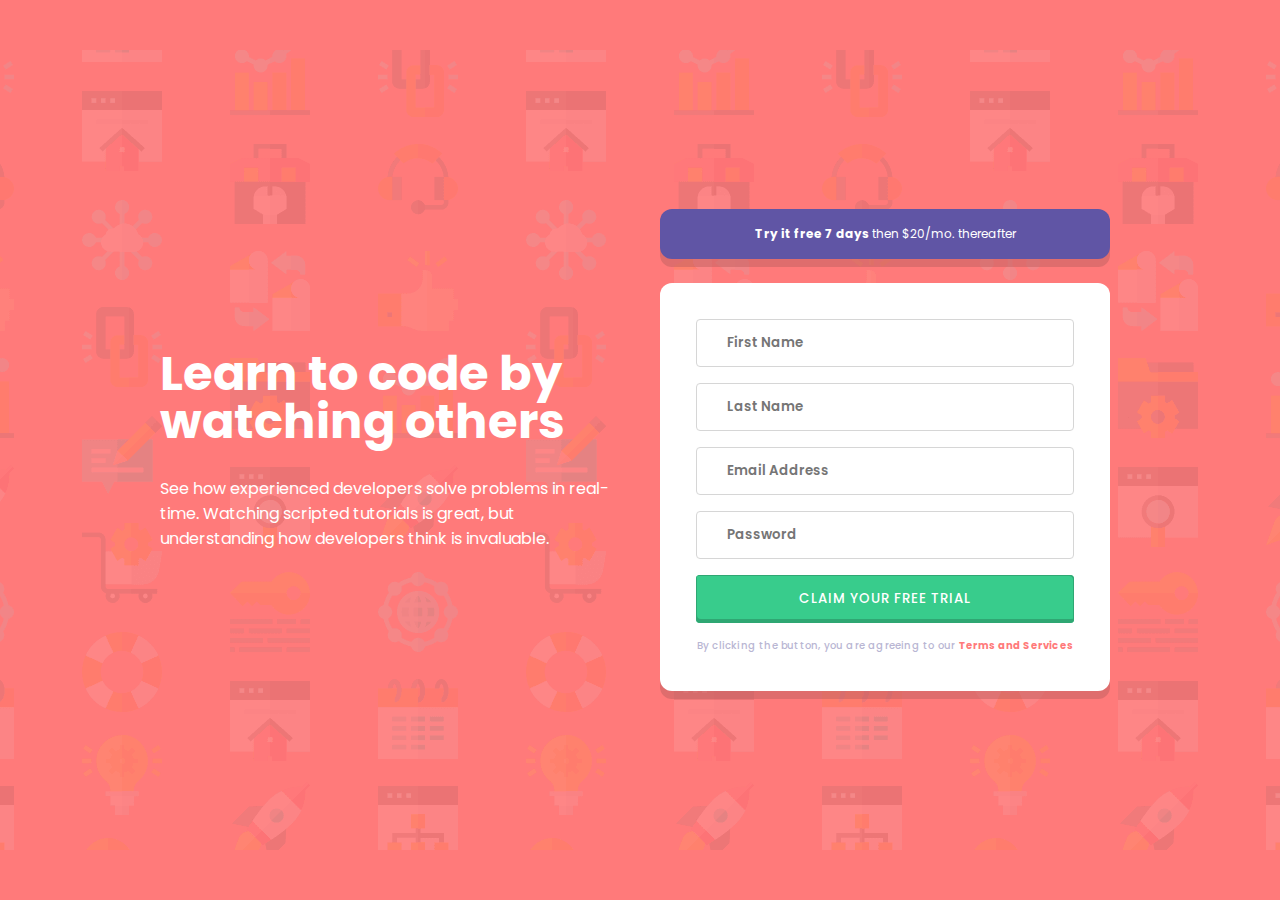
<file: index.html>
<!DOCTYPE html>
<html lang="en">
  <head>
    <meta charset="UTF-8" />
    <meta name="viewport" content="width=device-width, initial-scale=1.0" />
    <link
      rel="icon"
      type="image/png"
      sizes="32x32"
      href="./images/favicon-32x32.png"
    />
    <title>Frontend Mentor | Intro component with sign up form</title>
    <link rel="stylesheet" href="./index.css" />
  </head>
  <body>
    <section class="container">
      <div class="head-content">
        <h1>Learn to code by watching others</h1>
        <p class="content">
          See how experienced developers solve problems in real-time. Watching
          scripted tutorials is great, but understanding how developers think is
          invaluable.
        </p>
      </div>
      <div class="form-content">
        <p class="try-free">
          <b>Try it free 7 days</b> then $20/mo. thereafter
        </p>
        <form action="./thankyou.html">
          <div class="input-div">
            <input
              autocomplete="off"
              class="input"
              type="text"
              id="firstname"
              name="First Name"
              placeholder="First Name"
              required
            />
            <img class="error" src="./images/icon-error.svg" alt="icon-error" />
          </div>
          <label class="input-label" for="firstname"
            >First Name cannot be empty</label
          >
          <div class="input-div">
            <input
              autocomplete="off"
              class="input"
              type="text"
              id="lastname"
              name="Last Name"
              placeholder="Last Name"
              required
            />
            <img class="error" src="./images/icon-error.svg" alt="icon-error" />
          </div>
          <label class="input-label" for="lastname"
            >Last Name cannot be empty</label
          >
          <div class="input-div">
            <input
              autocomplete="off"
              class="input"
              type="email"
              id="Email"
              name="Email Address"
              placeholder="Email Address"
              required
            />
            <img class="error" src="./images/icon-error.svg" alt="icon-error" />
          </div>
          <label class="input-label" for="Email"
            >Looks like this is not a email</label
          >
          <div class="input-div">
            <input
              autocomplete="off"
              class="input"
              type="Password"
              id="password"
              placeholder="Password"
              required
            />
            <img class="error" src="./images/icon-error.svg" alt="icon-error" />
          </div>
          <label class="input-label" for="password"
            >Password cannot be empty</label
          >
          <button class="submit">Claim your free trial</button>
          <p class="terms">
            By clicking the button, you are agreeing to our
            <span>Terms and Services</span>
          </p>
        </form>
      </div>
    </section>
    <script src="./index.js"></script>
  </body>
</html>
</file>
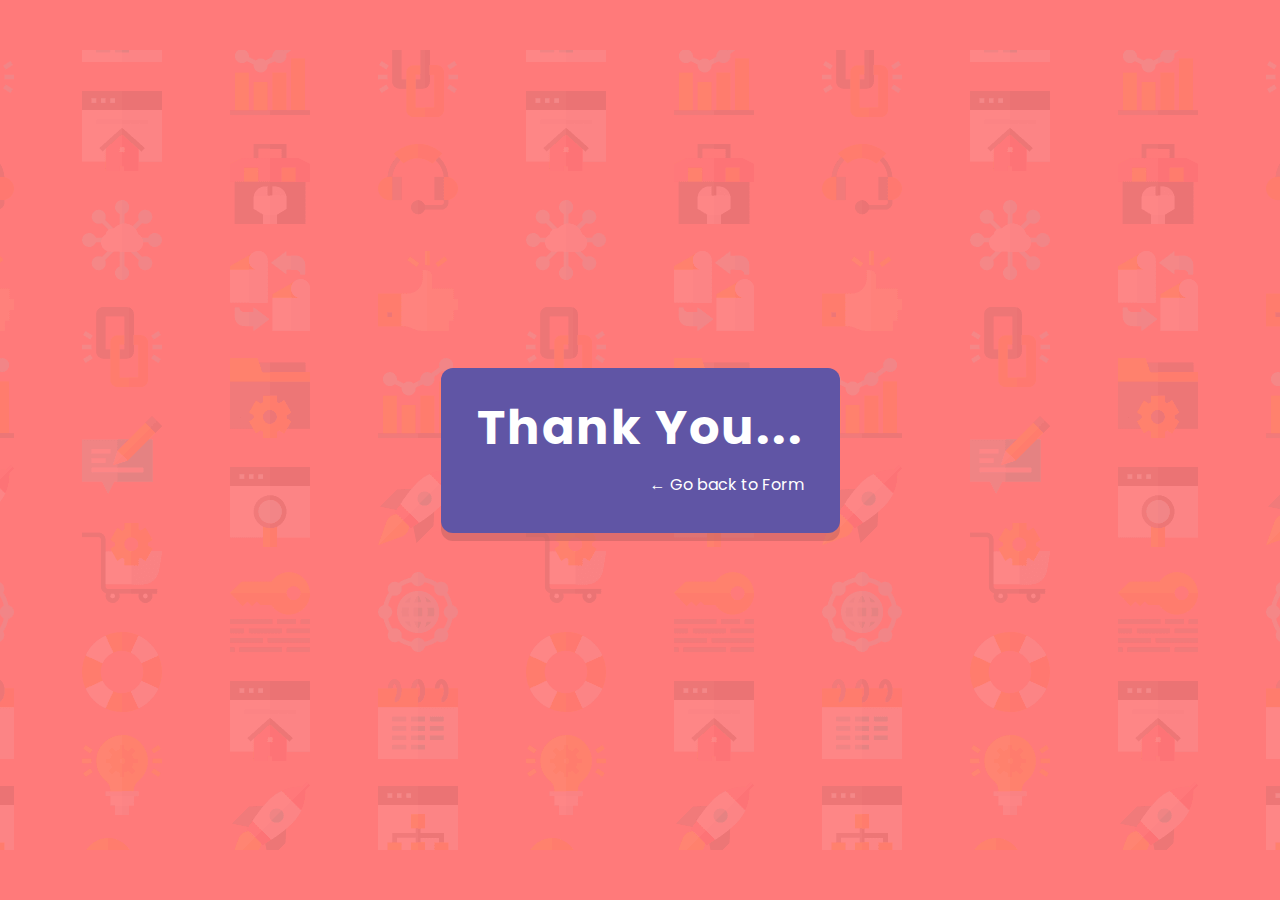
<file: thankyou.html>
<!DOCTYPE html>
<html lang="en">
  <head>
    <meta charset="UTF-8" />
    <meta http-equiv="X-UA-Compatible" content="IE=edge" />
    <meta name="viewport" content="width=device-width, initial-scale=1.0" />
    <title>Thank You...</title>
    <link rel="stylesheet" href="./thankyou.css" />
  </head>
  <body>
    <section class="container">
      <h1>Thank You<span>...</span></h1>
      <a href="./index.html" class="go-back">&larr; Go back to Form</a>
    </section>
  </body>
</html>
</file>
<file: index.css>
@import url("https://fonts.googleapis.com/css2?family=Poppins:wght@400;500;600;700&display=swap");

/* font-family: 'Poppins', sans-serif; */

html {
  font-size: 62.5%;
  font-family: "Poppins", sans-serif;
}

* {
  margin: 0;
  padding: 0;
  box-sizing: border-box;
}

body {
  background-image: url(./images/bg-intro-desktop.png);
  background-repeat: no-repeat;
  background-position: center;
  background-color: hsl(0, 100%, 74%);
  font-size: 16px;
  color: white;

  min-height: 100vh;

  display: flex;
  align-items: center;
  justify-content: center;
}

.container {
  max-width: 75%;

  display: grid;
  grid-template-columns: repeat(2, 1fr);

  gap: 2rem;
}

.head-content {
  align-self: center;
}

.head-content h1 {
  font-size: 4.8rem;
  line-height: 1;
  margin-bottom: 3rem;
}

.form-content {
  padding: 1rem;
}

.try-free {
  font-size: 1.2rem;
  background-color: hsl(248, 32%, 49%);
  color: white;
  text-align: center;
  padding: 1.6rem;
  margin-bottom: 2.4rem;
  border-radius: 1.2rem;
  box-shadow: 0rem 0.8rem 0rem 0rem hsla(0, 43%, 56%, 0.5);
}

form {
  box-shadow: 0rem 0.8rem 0rem 0rem hsla(0, 43%, 56%, 0.5);
  background-color: white;
  padding: 3.6rem;
  border-radius: 1.2rem;

  color: black;
}

.input-div {
  position: relative;
}

.input {
  font-family: inherit;
  font-weight: 600;
  width: 100%;
  height: 4.8rem;
  padding: 1.2rem 0 1.2rem 3rem;
  outline: none;
  border: 1px solid hsl(0, 0%, 84%);
  border-radius: 0.4rem;
  margin-bottom: 1.6rem;
}

.input:focus {
  border: 1px solid hsl(249, 10%, 26%);
}

.error-input{
  /*should add at input*/
  border: 2px solid hsl(0, 71%, 63%);
  margin-bottom: 0.5rem;
}

.error {
  position: absolute;
  top: 0;
  right: 0;
  transform: translate(-75%, 50%);
  /* display: none; */
}

.input-label {
  /* display: none; */
  display: block;

  font-style: italic;
  margin-bottom: 2rem;
  font-size: 1.2rem;
  color: hsl(0, 71%, 63%);
  font-weight: 500;
  text-align: right;
}

.color-change::placeholder{
  color: hsl(0, 71%, 63%);
}

form button {
  background-color: hsl(154, 59%, 51%);

  font-family: inherit;
  font-weight: 500;
  width: 100%;
  height: 4.8rem;
  padding: 1.2rem 0 1.2rem 0rem;
  outline: none;
  border: none;
  border-radius: 0.4rem;
  margin-bottom: 1.4rem;
  color: white;
  text-transform: uppercase;
  letter-spacing: 1px;

  box-shadow: inset 0.1rem -0.4rem 0rem 0rem hsl(154, 56%, 42%),
    inset -0.1rem 0.1rem 0rem 0rem hsl(154, 56%, 42%);
}

form button:hover {
  background-color: hsl(154, 64%, 56%);
  cursor: pointer;
}

.terms {
  text-align: center;
  font-size: 1rem;
  font-weight: 500;
  color: hsl(246, 25%, 77%);
  letter-spacing: 0.2px;
  line-height: 1.8;
}

.terms span {
  color: hsl(0, 100%, 74%);
  font-weight: 700;
}

@media (max-width: 60rem) {

  .container {
    display: grid;
    grid-template-columns: 1fr;
    gap: 5rem;
  }

  .head-content {
    text-align: center;
    font-size: 1.4rem;
  }

  .head-content h1 {
    font-size: 2.4rem;
    line-height: 1.4;
    margin-bottom: 2rem;
  }

  .form-content {
    padding: 0rem;
  }

  .try-free {
    padding: 1.6rem 5rem;
  }

  form {
    padding: 2.4rem;
  }

  .input {
    padding-left: 1.8rem;
  }
}
</file>
<file: thankyou.css>
@import url("https://fonts.googleapis.com/css2?family=Poppins:wght@400;500;600;700&display=swap");

/* font-family: 'Poppins', sans-serif; */

html {
  font-size: 62.5%;
  font-family: "Poppins", sans-serif;
}

* {
  margin: 0;
  padding: 0;
  box-sizing: border-box;
}

body {
  background-image: url(./images/bg-intro-desktop.png);
  background-repeat: no-repeat;
  background-position: center;
  background-color: hsl(0, 100%, 74%);
  font-size: 16px;
  color: white;

  min-height: 100vh;

  display: flex;
  align-items: center;
  justify-content: center;
}

.container {
  max-width: 75%;
  display: flex;
  flex-direction: column;
  gap: 2rem;

  box-shadow: 0rem 0.8rem 0rem 0rem hsla(0, 43%, 56%, 0.5);
  background-color: hsl(248, 32%, 49%);
  padding: 3.6rem;
  border-radius: 1.2rem;
}

h1 {
  text-align: center;
  font-size: 4.8rem;
  line-height: 1;
  letter-spacing: 0.2rem;
}

a:link, a:visited{
  text-align: right;
  text-decoration: none;
  color: white;
}

a:hover, a:active{
  text-decoration: underline;
}
</file>
